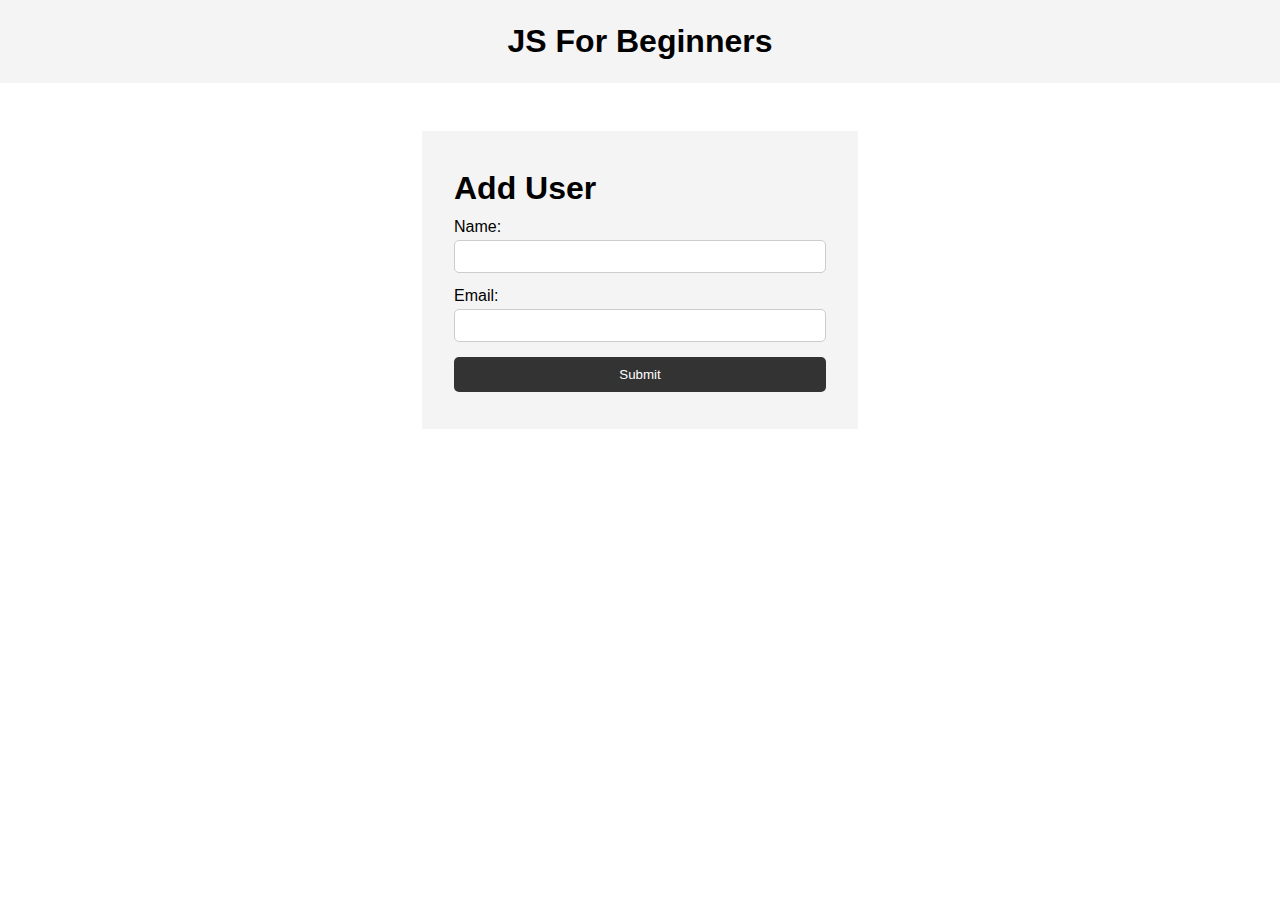
<file: BASICS OF JS/index.html>
<!DOCTYPE html>
<html lang="en">
  <head>
    <meta charset="UTF-8" />
    <meta name="viewport" content="width=device-width, initial-scale=1.0" />
    <meta http-equiv="X-UA-Compatible" content="ie=edge" />
    <title>JS For Beginners</title>
    <link rel="stylesheet" href="style.css">
  </head>
  <body>
    <header>
      <h1>JS For Beginners</h1>
    </header>

    <section class="container">
      <form id="my-form">
        <h1>Add User</h1>
        <div class="msg"></div>
        <div>
          <label for="name">Name:</label>
          <input type="text" id="name">
        </div>
        <div>
          <label for="email">Email:</label>
          <input type="text" id="email">
        </div>
        <input class="btn" type="submit" value="Submit">
      </form>

      <ul id="users"></ul>

      <ul class="items">
        <!-- <li class="item">Item 1</li>
        <li class="item">Item 2</li>
        <li class="item">Item 3</li> -->
      </ul>
    </section>
    

    <script src="main.js"></script>
  </body>
</html>
</file>
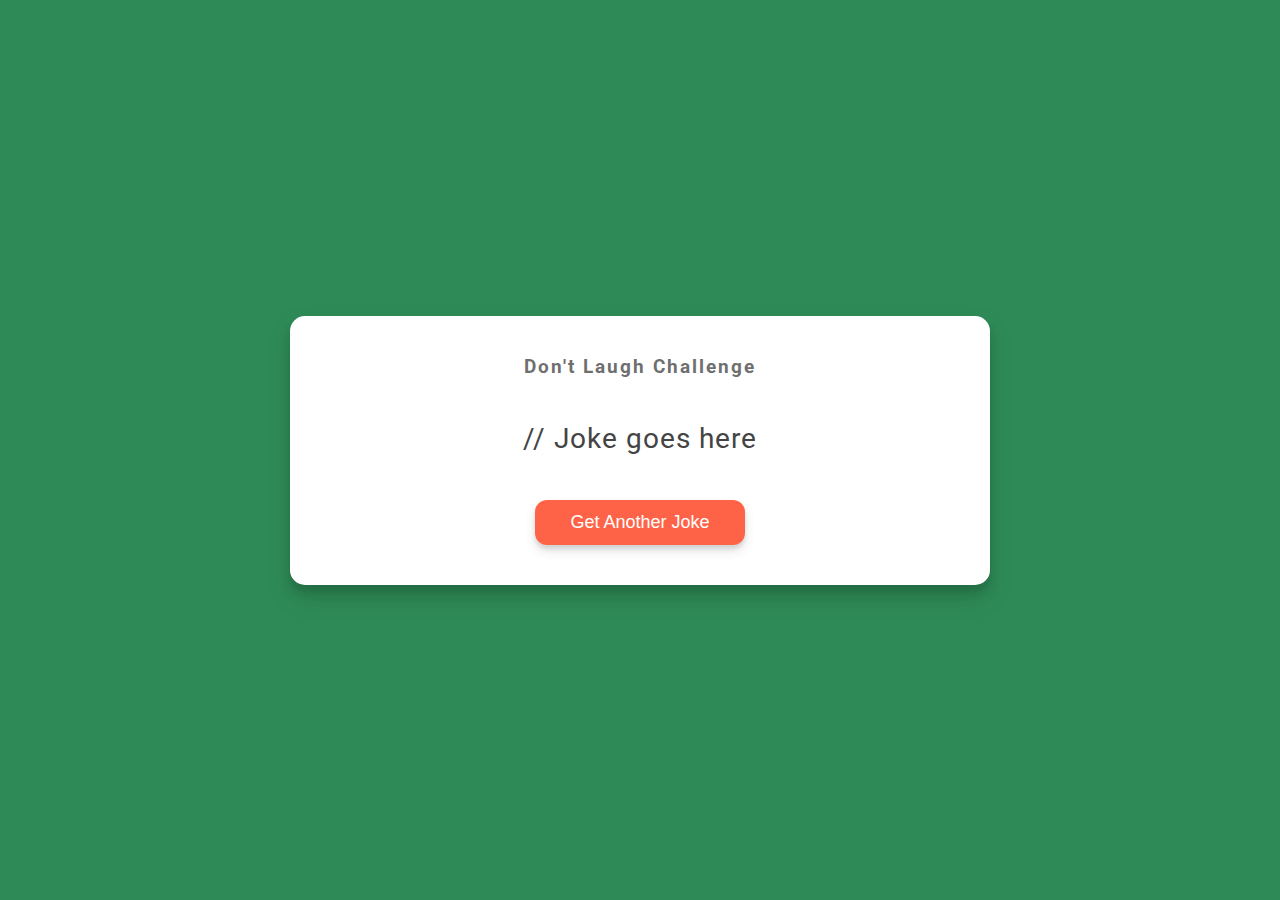
<file: JS-ProjectDay10/index.html>
<!DOCTYPE html>
<html lang="en">
  <head>
    <meta charset="UTF-8" />
    <meta name="viewport" content="width=device-width, initial-scale=1.0" />
    <link rel="stylesheet" href="style.css">
    <title>Dad Jokes</title>
  </head>
  <body>
    <div class="container">
      <h3>Don't Laugh Challenge</h3>
      <div id="joke" class="joke">// Joke goes here</div>
      <button id="jokeBtn" class="btn">Get Another Joke</button>
    </div>

    <script src="script.js"></script>
  </body>
</html>
</file>
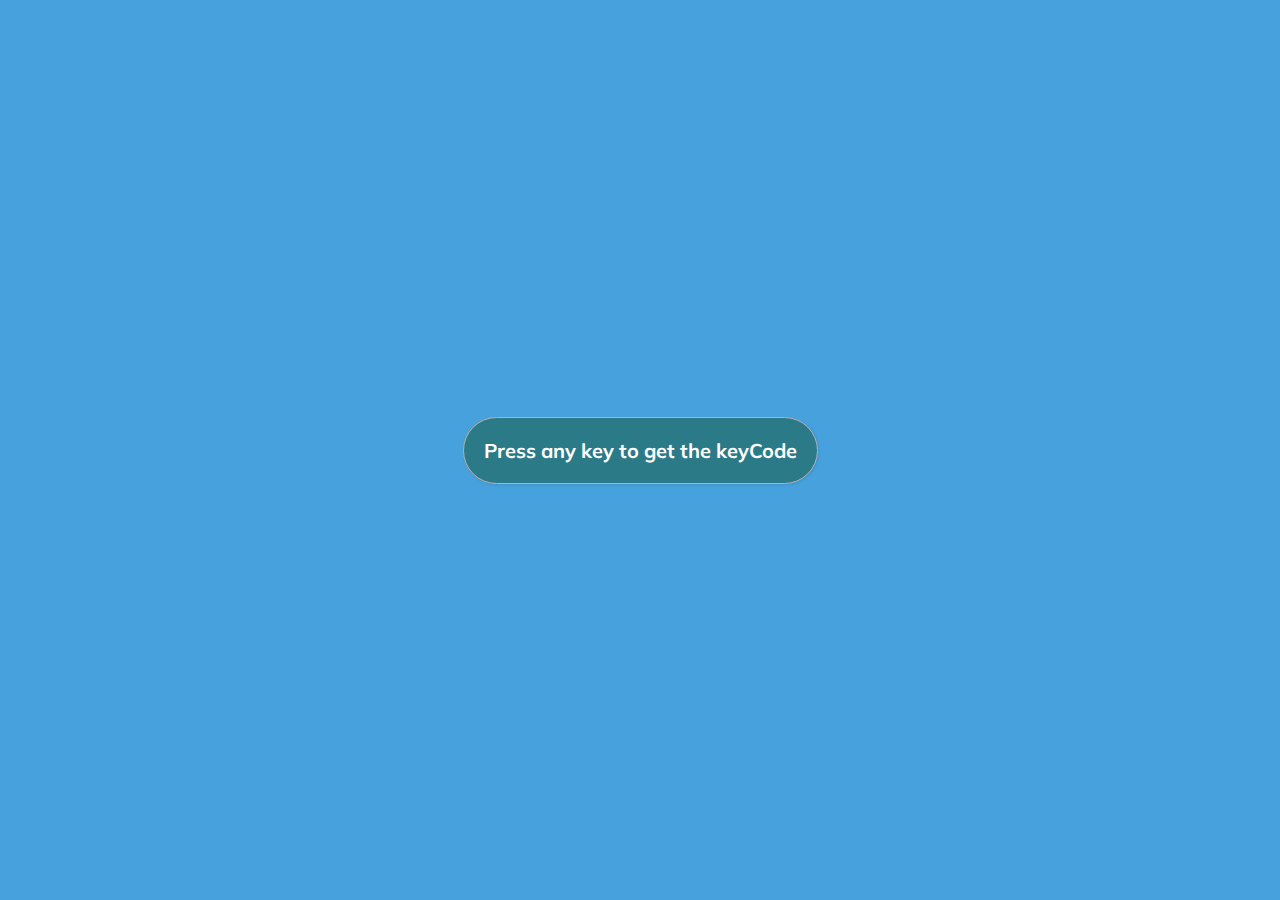
<file: JS-ProjectDay11/index.html>
<!DOCTYPE html>
<html lang="en">
  <head>
    <meta charset="UTF-8" />
    <meta name="viewport" content="width=device-width, initial-scale=1.0" />
    <link rel="stylesheet" href="style.css" />
    <title>Event KeyCodes</title>
  </head>
  <body>
    <div id="insert">
      <div class="key">
        Press any key to get the keyCode
      </div>
    </div>
    <script src="script.js"></script>
  </body>
</html>
</file>
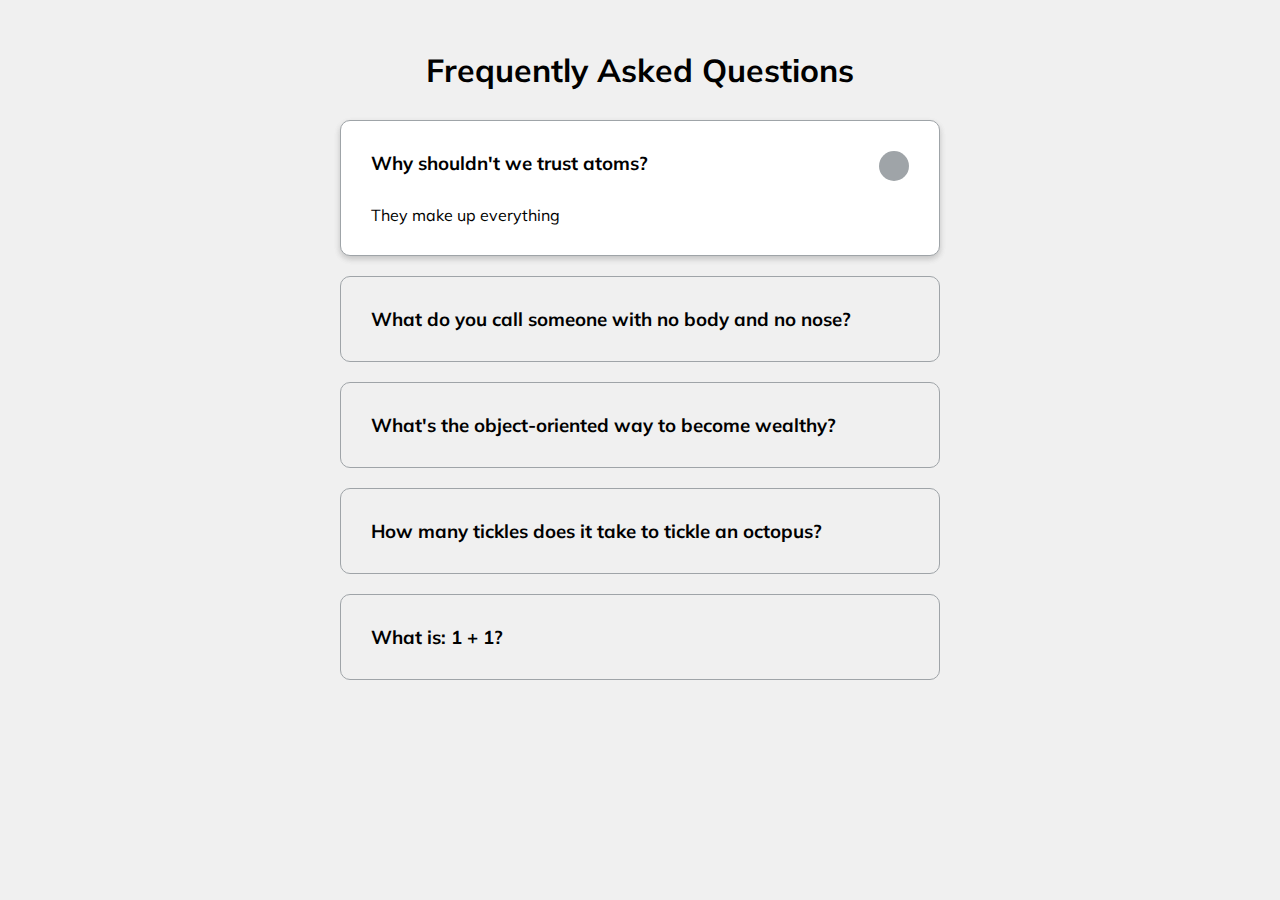
<file: JS-ProjectDay12/index.html>
<!DOCTYPE html>
<html lang="en">
  <head>
    <meta charset="UTF-8" />
    <meta name="viewport" content="width=device-width, initial-scale=1.0" />
    <link rel="stylesheet" href="https://cdnjs.cloudflare.com/ajax/libs/font-awesome/5.14.0/css/all.min.css" integrity="sha512-1PKOgIY59xJ8Co8+NE6FZ+LOAZKjy+KY8iq0G4B3CyeY6wYHN3yt9PW0XpSriVlkMXe40PTKnXrLnZ9+fkDaog==" crossorigin="anonymous" />
    <link rel="stylesheet" href="style.css" />
    <title>FAQ</title>
  </head>
  <body>
    <h1>Frequently Asked Questions</h1>
    <div class="faq-container">
      <div class="faq active">
        <h3 class="faq-title">
          Why shouldn't we trust atoms?
        </h3>

        <p class="faq-text">
          They make up everything
        </p>

        <button class="faq-toggle">
          <i class="fas fa-chevron-down"></i>
          <i class="fas fa-times"></i>
        </button>
      </div>

      <div class="faq">
        <h3 class="faq-title">
          What do you call someone with no body and no nose?
        </h3>
        <p class="faq-text">
          Nobody knows.
        </p>
        <button class="faq-toggle">
          <i class="fas fa-chevron-down"></i>
          <i class="fas fa-times"></i>
        </button>
      </div>
      
      <div class="faq">
        <h3 class="faq-title">
          What's the object-oriented way to become wealthy?
        </h3>
        <p class="faq-text">
          Inheritance.
        </p>
        <button class="faq-toggle">
          <i class="fas fa-chevron-down"></i>
          <i class="fas fa-times"></i>
        </button>
      </div>
      
      <div class="faq">
        <h3 class="faq-title">
          How many tickles does it take to tickle an octopus?
        </h3>
        <p class="faq-text">
          Ten-tickles!
        </p>
        <button class="faq-toggle">
          <i class="fas fa-chevron-down"></i>
          <i class="fas fa-times"></i>
        </button>
      </div>
      
      <div class="faq">
        <h3 class="faq-title">
          What is: 1 + 1?
        </h3>
        <p class="faq-text">
          Depends on who are you asking.
        </p>
        <button class="faq-toggle">
          <i class="fas fa-chevron-down"></i>
          <i class="fas fa-times"></i>
        </button>
      </div>
    </div>
    <script src="script.js"></script>
  </body>
</html>
</file>
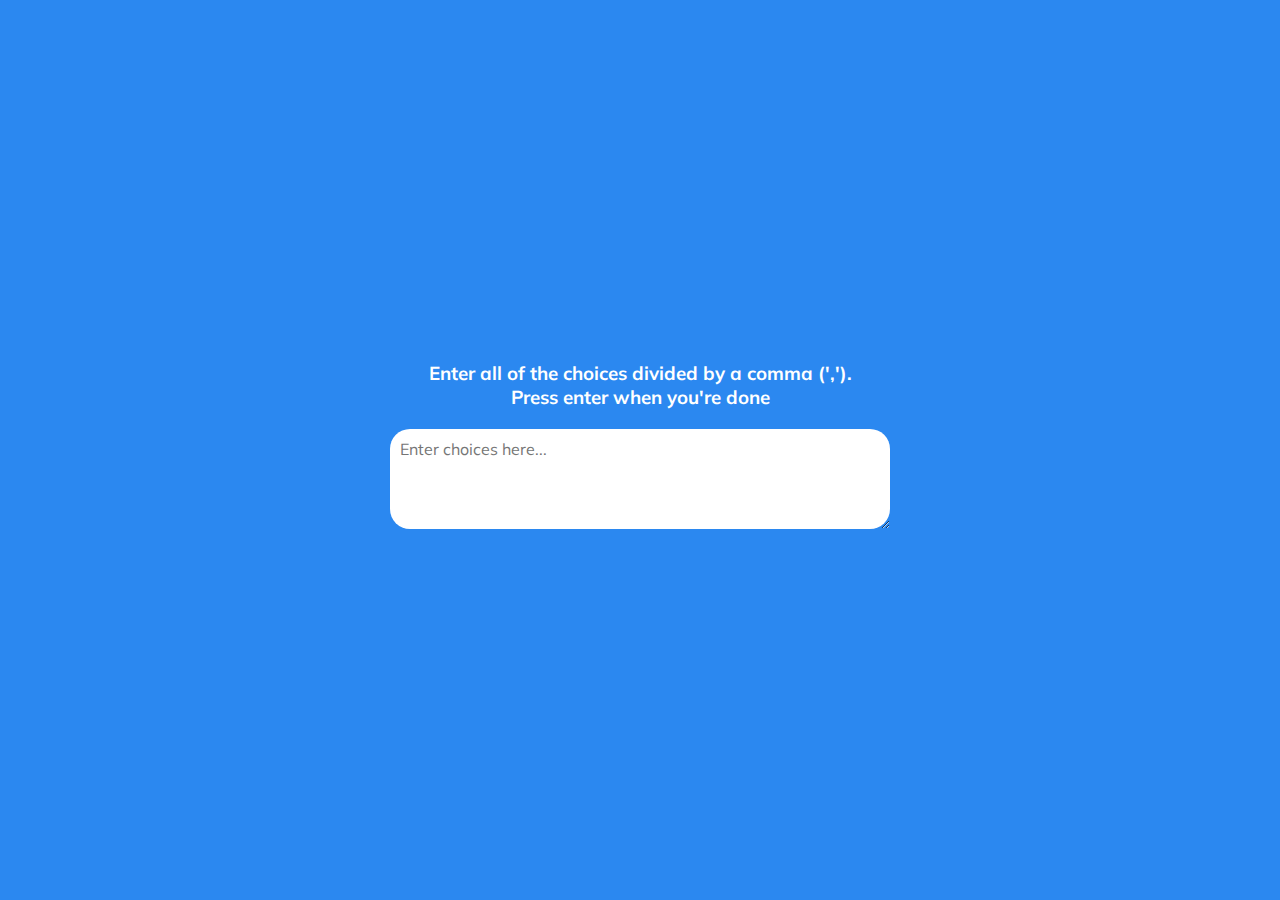
<file: JS-ProjectDay13/index.html>
<!DOCTYPE html>
<html lang="en">
  <head>
    <meta charset="UTF-8" />
    <meta name="viewport" content="width=device-width, initial-scale=1.0" />
    <link rel="stylesheet" href="style.css" />
    <title>Random Choice Picker</title>
  </head>
  <body>
    <div class="container">
      <h3>Enter all of the choices divided by a comma (','). <br> Press enter when you're done</h3>
      <textarea placeholder="Enter choices here..." id="textarea"></textarea>

      <div id="tags"></div>
    </div>

    <script src="script.js"></script>
  </body>
</html>
</file>
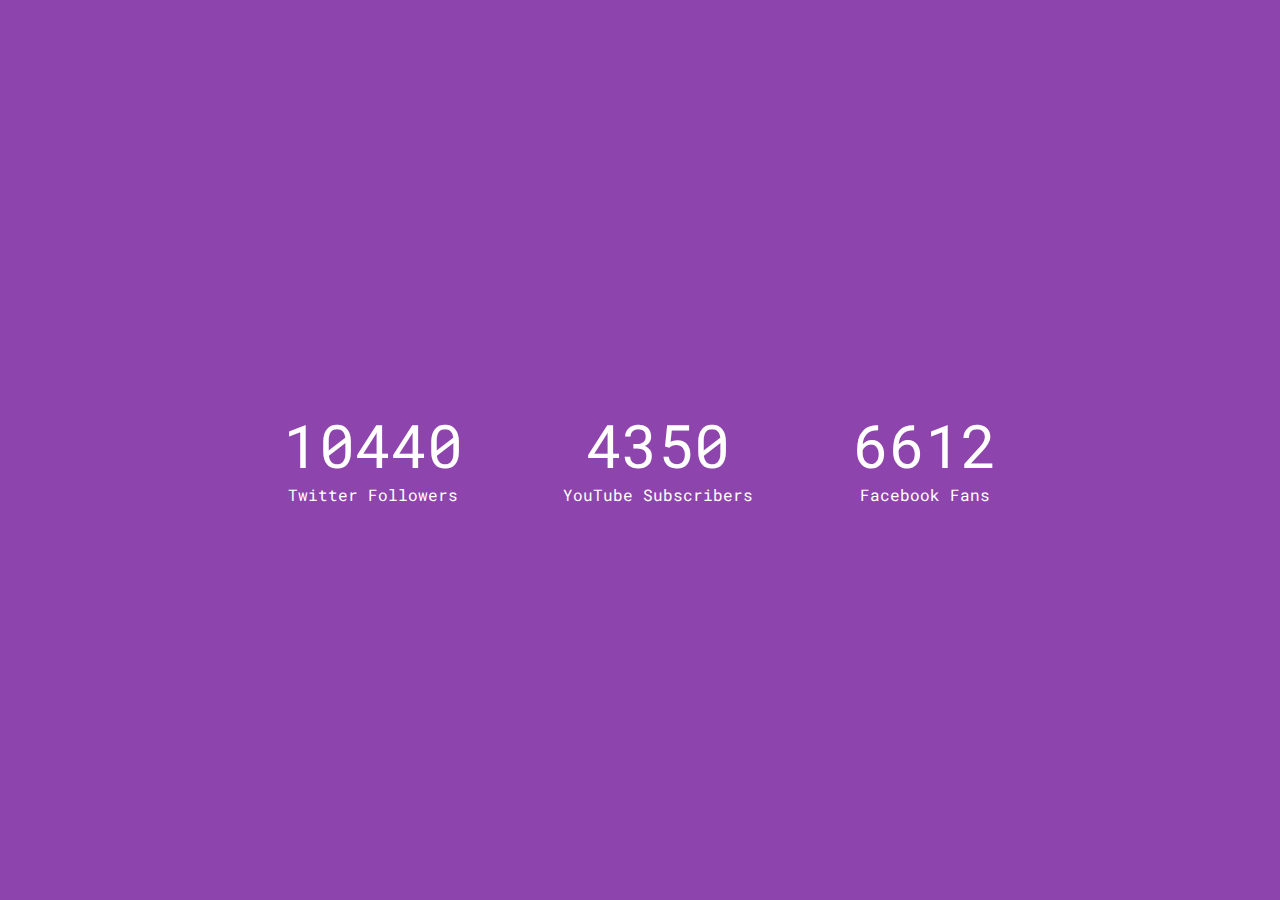
<file: JS-ProjectDay15/index.html>
<!DOCTYPE html>
<html lang="en">
  <head>
    <meta charset="UTF-8" />
    <meta name="viewport" content="width=device-width, initial-scale=1.0" />
    <link rel="stylesheet" href="https://cdnjs.cloudflare.com/ajax/libs/font-awesome/5.14.0/css/all.min.css" integrity="sha512-1PKOgIY59xJ8Co8+NE6FZ+LOAZKjy+KY8iq0G4B3CyeY6wYHN3yt9PW0XpSriVlkMXe40PTKnXrLnZ9+fkDaog==" crossorigin="anonymous" />
    <link rel="stylesheet" href="style.css" />
    <title>Increment Counter</title>
  </head>
  <body>
    <div class="counter-container">
      <i class="fab fa-twitter fa-3x"></i>
      <div class="counter" data-target="12000"></div>
      <span>Twitter Followers</span>
    </div>

    <div class="counter-container">
      <i class="fab fa-youtube fa-3x"></i>
      <div class="counter" data-target="5000"></div>
      <span>YouTube Subscribers</span>
    </div>

    <div class="counter-container">
      <i class="fab fa-facebook fa-3x"></i>
      <div class="counter" data-target="7500"></div>
      <span>Facebook Fans</span>
    </div>
    <script src="script.js"></script>
  </body>
</html>
</file>
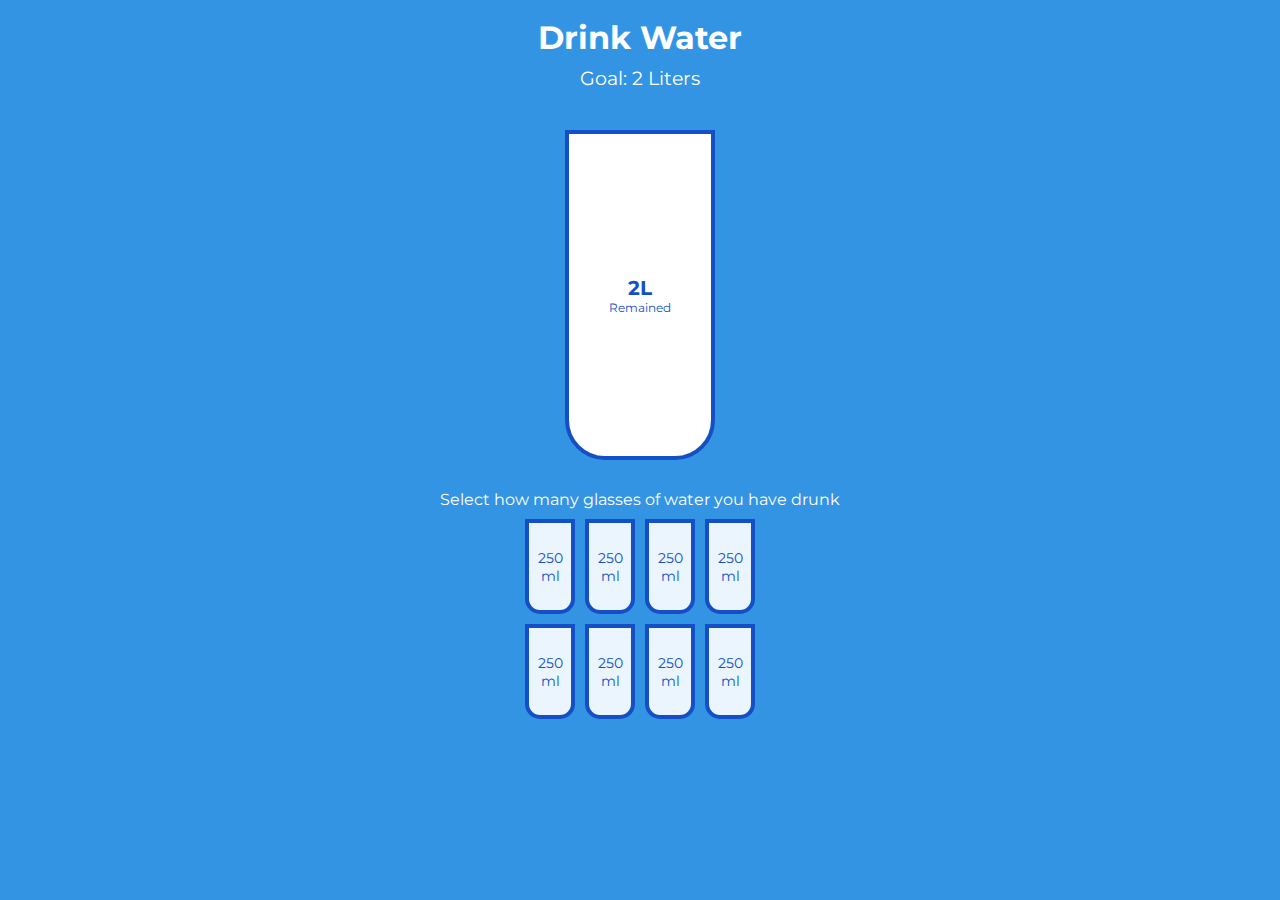
<file: JS-ProjectDay16/index.html>
<!DOCTYPE html>
<html lang="en">
  <head>
    <meta charset="UTF-8" />
    <meta name="viewport" content="width=device-width, initial-scale=1.0" />
    <link rel="stylesheet" href="style.css" />
    <title>Drink Water</title>
  </head>
  <body>
    <h1>Drink Water</h1>
    <h3>Goal: 2 Liters</h3>

    <div class="cup">
      <div class="remained" id="remained">
        <span id="liters"></span>
        <small>Remained</small>
      </div>

      <div class="percentage" id="percentage"></div>
    </div>

    <p class="text">Select how many glasses of water you have drunk</p>

    <div class="cups">
      <div class="cup cup-small">250 ml</div>
      <div class="cup cup-small">250 ml</div>
      <div class="cup cup-small">250 ml</div>
      <div class="cup cup-small">250 ml</div>
      <div class="cup cup-small">250 ml</div>
      <div class="cup cup-small">250 ml</div>
      <div class="cup cup-small">250 ml</div>
      <div class="cup cup-small">250 ml</div>
    </div>

    <script src="script.js"></script>
  </body>
</html>
</file>
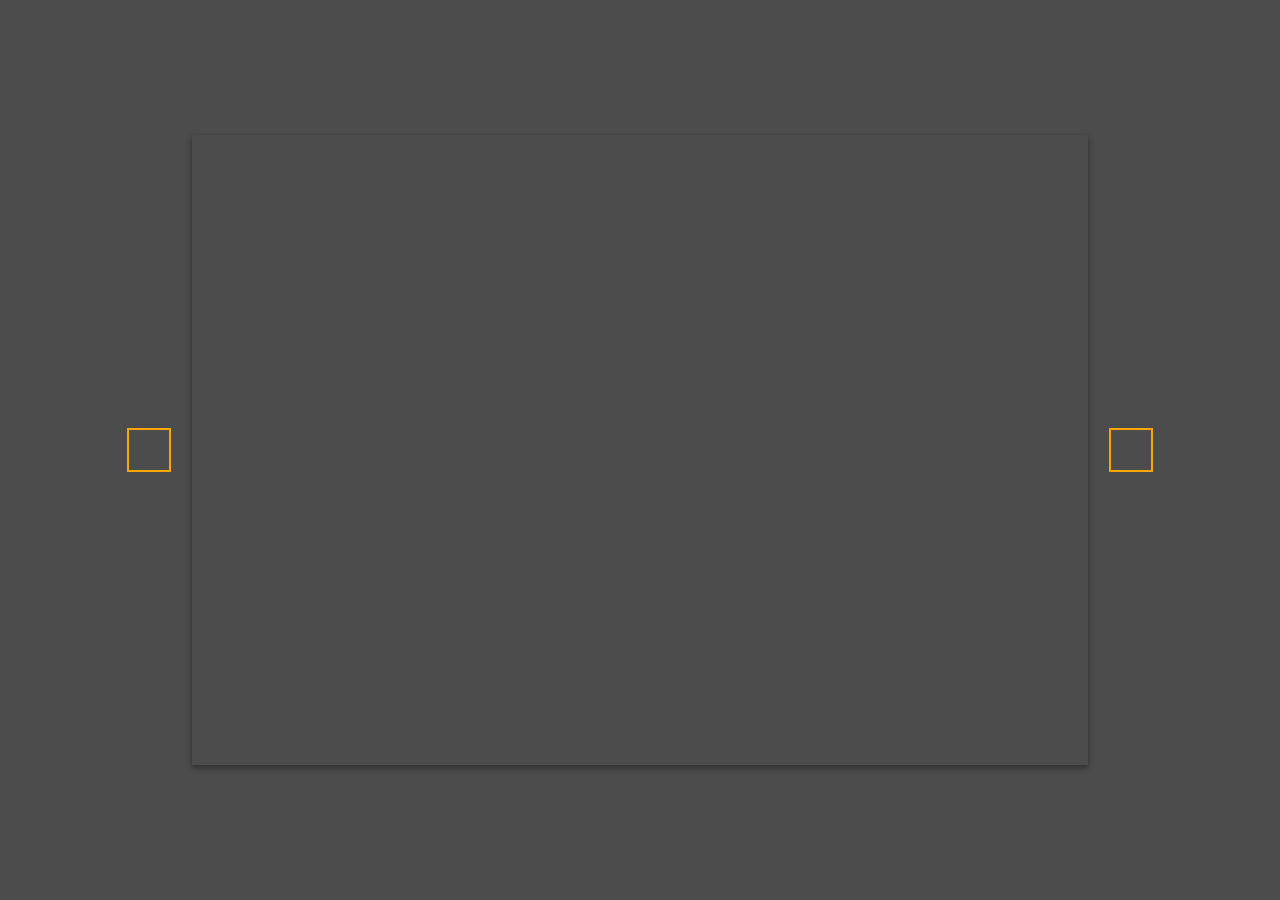
<file: JS-ProjectDay17/index.html>
<!DOCTYPE html>
<html lang="en">
  <head>
    <meta charset="UTF-8" />
    <meta name="viewport" content="width=device-width, initial-scale=1.0" />
    <link
      rel="stylesheet"
      href="https://cdnjs.cloudflare.com/ajax/libs/font-awesome/5.14.0/css/all.min.css"
      integrity="sha512-1PKOgIY59xJ8Co8+NE6FZ+LOAZKjy+KY8iq0G4B3CyeY6wYHN3yt9PW0XpSriVlkMXe40PTKnXrLnZ9+fkDaog=="
      crossorigin="anonymous"
    />
    <link rel="stylesheet" href="style.css" />
    <title>Background Slider</title>
  </head>
  <body>
    <div class="slider-container">
      <div
        class="slide active"
        style="
          background-image: url('https://images.unsplash.com/photo-1549880338-65ddcdfd017b?ixlib=rb-1.2.1&ixid=eyJhcHBfaWQiOjEyMDd9&auto=format&fit=crop&w=2100&q=80');
        "
      ></div>
      <div
        class="slide"
        style="
          background-image: url('https://images.unsplash.com/photo-1511593358241-7eea1f3c84e5?ixlib=rb-1.2.1&ixid=eyJhcHBfaWQiOjEyMDd9&auto=format&fit=crop&w=1934&q=80');
        "
      ></div>

      <div
        class="slide"
        style="
          background-image: url('https://images.unsplash.com/photo-1495467033336-2effd8753d51?ixlib=rb-1.2.1&ixid=eyJhcHBfaWQiOjEyMDd9&auto=format&fit=crop&w=2100&q=80');
        "
      ></div>

      <div
        class="slide"
        style="
          background-image: url('https://images.unsplash.com/photo-1522735338363-cc7313be0ae0?ixlib=rb-1.2.1&ixid=eyJhcHBfaWQiOjEyMDd9&auto=format&fit=crop&w=2689&q=80');
        "
      ></div>

      <div
        class="slide"
        style="
          background-image: url('https://images.unsplash.com/photo-1559087867-ce4c91325525?ixlib=rb-1.2.1&ixid=eyJhcHBfaWQiOjEyMDd9&auto=format&fit=crop&w=2100&q=80');
        "
      ></div>

      <button class="arrow left-arrow" id="left">
        <i class="fas fa-arrow-left"></i>
      </button>

      <button class="arrow right-arrow" id="right">
        <i class="fas fa-arrow-right"></i>
      </button>
    </div>
    <script src="script.js"></script>
  </body>
</html>
</file>
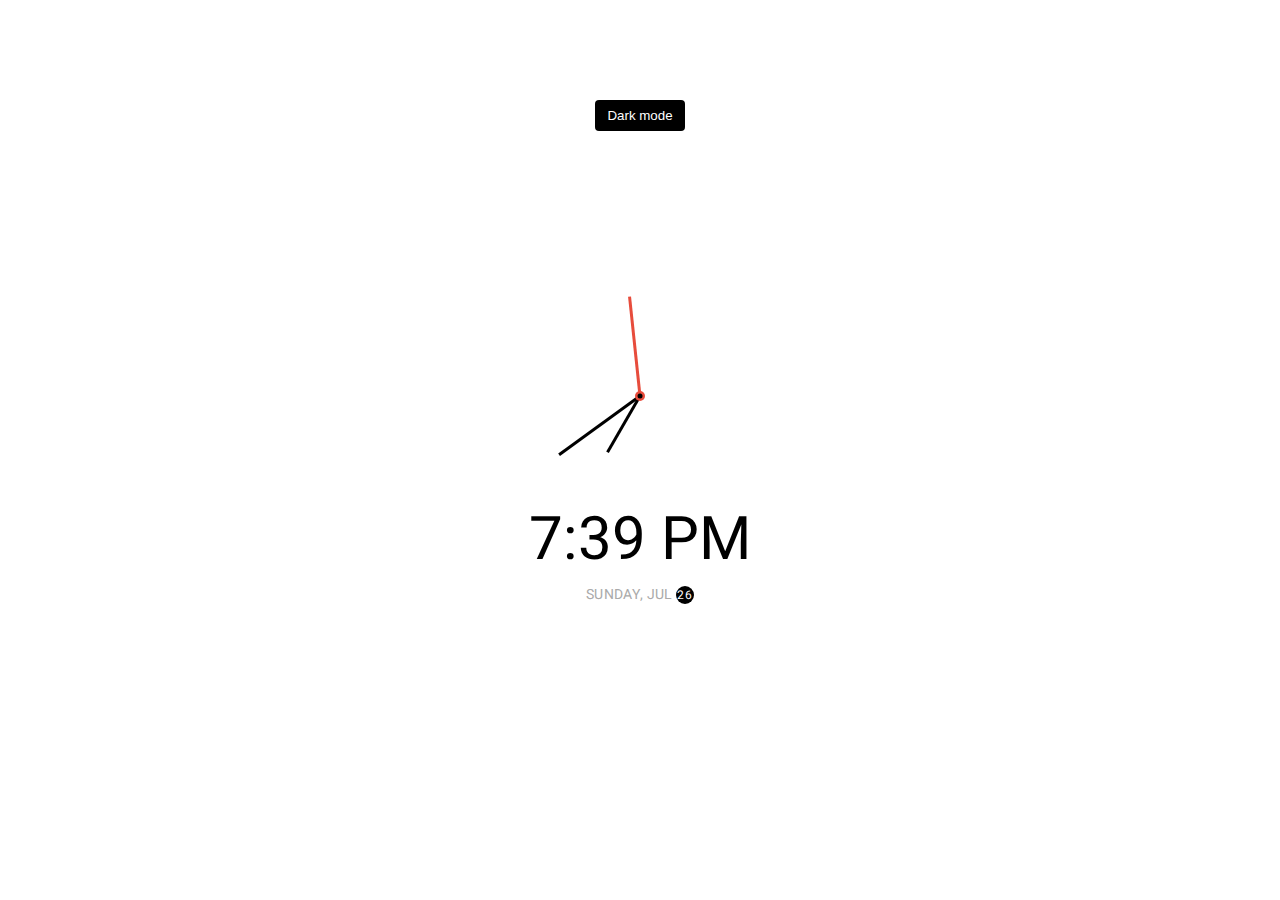
<file: JS-ProjectDay19/index.html>
<!DOCTYPE html>
<html lang="en">
  <head>
    <meta charset="UTF-8" />
    <meta name="viewport" content="width=device-width, initial-scale=1.0" />
    <link rel="stylesheet" href="style.css" />
    <title>Theme Clock</title>
  </head>
  <body>
    <button class="toggle">Dark mode</button>

    <div class="clock-container">
      <div class="clock">
        <div class="needle hour"></div>
        <div class="needle minute"></div>
        <div class="needle second"></div>
        <div class="center-point"></div>
      </div>

      <div class="time"></div>
      <div class="date"></div>
    </div>

    <script src="script.js"></script>
  </body>
</html>
</file>
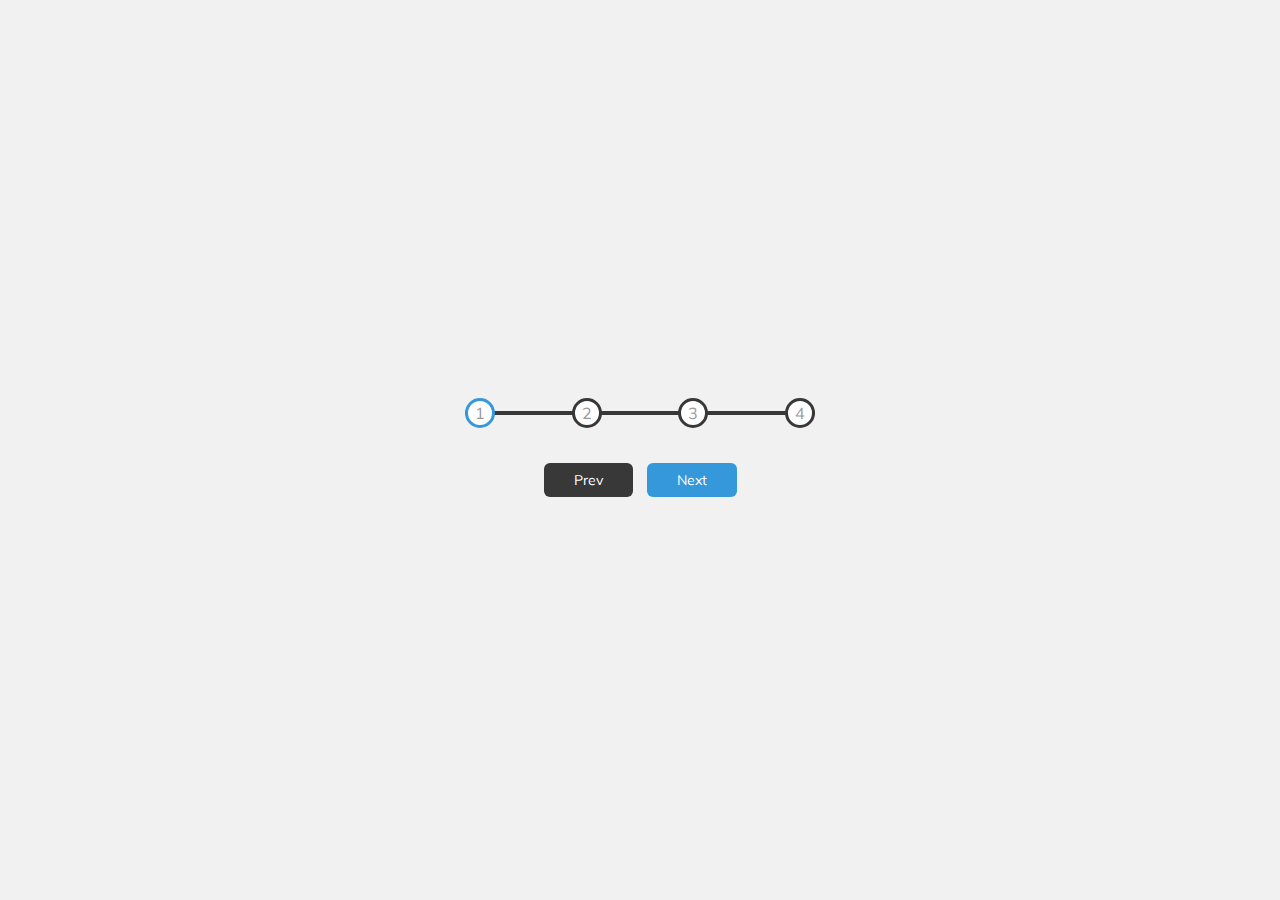
<file: JS-ProjectDay2/index.html>
<!DOCTYPE html>
<html lang="en">
  <head>
    <meta charset="UTF-8" />
    <meta name="viewport" content="width=device-width, initial-scale=1.0" />
    <link rel="stylesheet" href="style.css">
    <title>Progress Steps</title>
  </head>
  <body>
    <div class="container">
      <div class="progress-container">
        <div class="progress" id="progress"></div>
        <div class="circle active">1</div>
        <div class="circle">2</div>
        <div class="circle">3</div>
        <div class="circle">4</div>
      </div>

      <button class="btn" id="prev" disabled>Prev</button>
      <button class="btn" id="next">Next</button>
    </div>
    
    <script src="script.js"></script>
  </body>
</html>
</file>
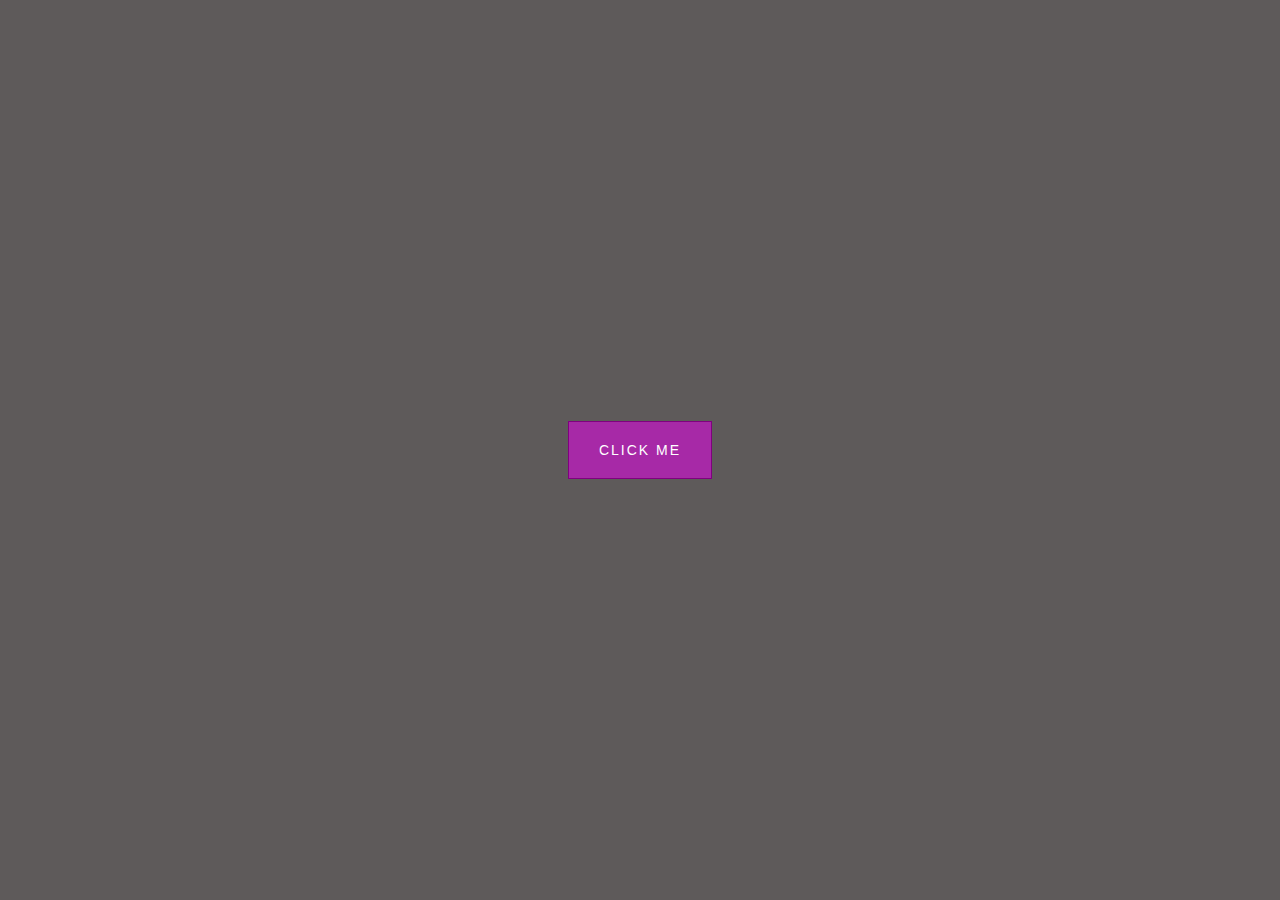
<file: JS-ProjectDay20/index.html>
<!DOCTYPE html>
<html lang="en">
  <head>
    <meta charset="UTF-8" />
    <meta name="viewport" content="width=device-width, initial-scale=1.0" />
    <link rel="stylesheet" href="style.css" />
    <title>Button Ripple Effect</title>
  </head>
  <body>
    <button class="ripple">Click Me</button>
    <script src="script.js"></script>
  </body>
</html>
</file>
<file: BASICS OF JS/style.css>
* {
    margin: 0;
    padding: 0;
    box-sizing: border-box;
  }
  
  body {
    font-family: Arial, Helvetica, sans-serif;
    line-height: 1.6;
  }
  
  ul {
    list-style: none;
  }
  
  ul li {
    padding: 5px;
    background: #f4f4f4;
    margin: 5px 0;
  }
  
  header {
    background: #f4f4f4;
    padding: 1rem;
    text-align: center;
  }
  
  .container {
    margin: auto;
    width: 500px;
    overflow: auto;
    padding: 3rem 2rem;
  }
  
  #my-form {
    padding: 2rem;
    background: #f4f4f4;
  }
  
  #my-form label {
    display: block;
  }
  
  #my-form input[type='text'] {
    width: 100%;
    padding: 8px;
    margin-bottom: 10px;
    border-radius: 5px;
    border: 1px solid #ccc;
  }
  
  .btn {
    display: block;
    width: 100%;
    padding: 10px 15px;
    border: 0;
    background: #333;
    color: #fff;
    border-radius: 5px;
    margin: 5px 0;
  }
  
  .btn:hover {
    background: #444;
  }
  
  .bg-dark {
    background: #333;
    color: #fff;
  }
  
  .error {
    background: orangered;
    color: #fff;
    padding: 5px;
    margin: 5px;
  }
</file>
<file: JS-ProjectDay10/style.css>
@import url('https://fonts.googleapis.com/css2?family=Roboto:wght@400;700&display=swap');

* {
  box-sizing: border-box;
}

body {
  background-color: #2e8b57;
  /* background-color: #eeec6c; */
  font-family: 'Roboto', sans-serif;
  display: flex;
  flex-direction: column;
  align-items: center;
  justify-content: center;
  height: 100vh;
  overflow: hidden;
  margin: 0;
  padding: 20px;
}

.container {
  background-color: #fff;
  border-radius: 15px;
  box-shadow: 0 12px 24px rgba(0, 0, 0, 0.15), 0 8px 8px rgba(0, 0, 0, 0.1);
  padding: 40px 30px;
  text-align: center;
  max-width: 100%;
  width: 700px;
}

h3 {
  margin: 0;
  opacity: 0.7;
  letter-spacing: 2px;
  color: #333;
}

.joke {
  font-size: 28px;
  letter-spacing: 1px;
  line-height: 1.5;
  margin: 40px auto;
  max-width: 600px;
  color: #444;
}

.btn {
  background-color: #ff6347;
  color: #fff;
  border: 0;
  border-radius: 12px;
  box-shadow: 0 6px 12px rgba(0, 0, 0, 0.1), 0 4px 4px rgba(0, 0, 0, 0.1);
  padding: 12px 35px;
  font-size: 18px;
  cursor: pointer;
  transition: background-color 0.3s, transform 0.3s;
}

.btn:hover {
  background-color: #e55347;
}

.btn:active {
  transform: scale(0.95);
}

.btn:focus {
  outline: 0;

}
</file>
<file: JS-ProjectDay11/style.css>
@import url('https://fonts.googleapis.com/css?family=Muli&display=swap');

* {
  box-sizing: border-box;
 
}

body {
  background-color: #47a1dd;
  font-family: 'Muli', sans-serif;
  display: flex;
  align-items: center;
  justify-content: center;
  text-align: center;
  height: 100vh;
  overflow: hidden;
  margin: 0;
}

.key {
  border: 1px solid #b8b2b2;
  background-color: #2b7a88;
  border-radius: 50px;
  box-shadow: 1px 1px 3px rgba(0, 0, 0, 0.1);
  display: inline-flex;
  align-items: center;
  font-size: 20px;
  font-weight: bold;
  padding: 20px;
  flex-direction: column;
  margin: 10px;
  min-width: 150px;
  color: white;
  position: relative;
}

.key small {
  position: absolute;
  top: -24px;
  left: 0;
  text-align: center;
  width: 100%;
  color: #c4c4c4;
  font-size: 14px;
}
</file>
<file: JS-ProjectDay12/style.css>
@import url('https://fonts.googleapis.com/css?family=Muli&display=swap');

* {
  box-sizing: border-box;
}

body {
  font-family: 'Muli', sans-serif;
  background-color: #f0f0f0;
}

h1 {
  margin: 50px 0 30px;
  text-align: center;
}

.faq-container {
  max-width: 600px;
  margin: 0 auto;
}

.faq {
  background-color: transparent;
  border: 1px solid #9fa4a8;
  border-radius: 10px;
  margin: 20px 0;
  padding: 30px;
  position: relative;
  overflow: hidden;
  transition: 0.3s ease;
}

.faq.active {
  background-color: #fff;
  box-shadow: 0 3px 6px rgba(0, 0, 0, 0.1), 0 3px 6px rgba(0, 0, 0, 0.1);
}

.faq.active::before,
.faq.active::after {
  content: '\f075';
  font-family: 'Font Awesome 5 Free';
  color: #2ecc71;
  font-size: 7rem;
  position: absolute;
  opacity: 0.2;
  top: 20px;
  left: 20px;
  z-index: 0;
}

.faq.active::before {
  color: #3498db;
  top: -10px;
  left: -30px;
  transform: rotateY(180deg);
}

.faq-title {
  margin: 0 35px 0 0;
}

.faq-text {
  display: none;
  margin: 30px 0 0;
}

.faq.active .faq-text {
  display: block;
}

.faq-toggle {
  background-color: transparent;
  border: 0;
  border-radius: 50%;
  cursor: pointer;
  display: flex;
  align-items: center;
  justify-content: center;
  font-size: 16px;
  padding: 0;
  position: absolute;
  top: 30px;
  right: 30px;
  height: 30px;
  width: 30px;
}

.faq-toggle:focus {
  outline: 0;
}

.faq-toggle .fa-times {
  display: none;
}

.faq.active .faq-toggle .fa-times {
  color: #fff;
  display: block;
}

.faq.active .faq-toggle .fa-chevron-down {
  display: none;
}

.faq.active .faq-toggle {
  background-color: #9fa4a8;
}
</file>
<file: JS-ProjectDay13/style.css>
@import url('https://fonts.googleapis.com/css?family=Muli&display=swap');

* {
  box-sizing: border-box;
}

body {
  background-color: #2b88f0;
  font-family: 'Muli', sans-serif;
  display: flex;
  flex-direction: column;
  align-items: center;
  justify-content: center;
  height: 100vh;
  overflow: hidden;
  margin: 0;
}

h3 {
  color: #fff;
  margin: 10px 0 20px;
  text-align: center;
}

.container {
  width: 500px;
}

textarea {
  border: none;
  display: block;
  border-radius: 20px;
  width: 100%;
  height: 100px;
  font-family: inherit;
  padding: 10px;
  margin: 0 0 20px;
  font-size: 16px;
}

textarea:focus {
  outline: none;
}

.tag {
  background-color: #f0932b;
  color: #fff;
  border-radius: 50px;
  padding: 10px 20px;
  margin: 0 5px 10px 0;
  font-size: 14px;
  display: inline-block;
}

.tag.highlight {
  background-color: #273c75;
}
</file>
<file: JS-ProjectDay15/style.css>
@import url('https://fonts.googleapis.com/css?family=Roboto+Mono&display=swap');

* {
  box-sizing: border-box;
}

body {
  background-color: #8e44ad;
  color: #fff;
  font-family: 'Roboto Mono', sans-serif;
  display: flex;
  align-items: center;
  justify-content: center;
  height: 100vh;
  overflow: hidden;
  margin: 0;
}

.counter-container {
  display: flex;
  flex-direction: column;
  justify-content: center;
  text-align: center;
  margin: 30px 50px;
}

.counter {
  font-size: 60px;
  margin-top: 10px;
}

@media (max-width: 580px) {
  body {
    flex-direction: column;
  }
}
</file>
<file: JS-ProjectDay16/style.css>
@import url('https://fonts.googleapis.com/css?family=Montserrat:400,600&display=swap');

:root {
  --border-color: #144fc6;
  --fill-color: #6ab3f8;
}

* {
  box-sizing: border-box;
}

body {
  background-color: #3494e4;
  color: #fff;
  font-family: 'Montserrat', sans-serif;
  display: flex;
  flex-direction: column;
  align-items: center;
  margin-bottom: 40px;
}

h1 {
  margin: 10px 0 0;
}

h3 {
  font-weight: 400;
  margin: 10px 0;
}

.cup {
  background-color: #fff;
  border: 4px solid var(--border-color);
  color: var(--border-color);
  border-radius: 0 0 40px 40px;
  height: 330px;
  width: 150px;
  margin: 30px 0;
  display: flex;
  flex-direction: column;
  overflow: hidden;
}

.cup.cup-small {
  height: 95px;
  width: 50px;
  border-radius: 0 0 15px 15px;
  background-color: rgba(255, 255, 255, 0.9);
  cursor: pointer;
  font-size: 14px;
  align-items: center;
  justify-content: center;
  text-align: center;
  margin: 5px;
  transition: 0.3s ease;
}

.cup.cup-small.full {
  background-color: var(--fill-color);
  color: #fff;
}

.cups {
  display: flex;
  flex-wrap: wrap;
  align-items: center;
  justify-content: center;
  width: 280px;
}

.remained {
  display: flex;
  flex-direction: column;
  align-items: center;
  justify-content: center;
  text-align: center;
  flex: 1;
  transition: 0.3s ease;
}

.remained span {
  font-size: 20px;
  font-weight: bold;
}

.remained small {
  font-size: 12px;
}

.percentage {
  background-color: var(--fill-color);
  display: flex;
  align-items: center;
  justify-content: center;
  font-weight: bold;
  font-size: 30px;
  height: 0;
  transition: 0.3s ease;
}

.text {
  text-align: center;
  margin: 0 0 5px;
}
</file>
<file: JS-ProjectDay17/style.css>
@import url('https://fonts.googleapis.com/css2?family=Roboto:wght@400;700&display=swap');

* {
  box-sizing: border-box;
}

body {
  font-family: 'Roboto', sans-serif;
  display: flex;
  flex-direction: column;
  align-items: center;
  justify-content: center;
  height: 100vh;
  overflow: hidden;
  margin: 0;
  background-position: center center;
  background-size: cover;
  transition: 0.4s;
}

body::before {
  content: '';
  position: absolute;
  top: 0;
  left: 0;
  width: 100%;
  height: 100vh;
  background-color: rgba(0, 0, 0, 0.7);
  z-index: -1;
}

.slider-container {
  box-shadow: 0 3px 6px rgba(0, 0, 0, 0.16), 0 3px 6px rgba(0, 0, 0, 0.23);
  height: 70vh;
  width: 70vw;
  position: relative;
  overflow: hidden;
}

.slide {
  opacity: 0;
  height: 100vh;
  width: 100vw;
  background-position: center center;
  background-size: cover;
  position: absolute;
  top: -15vh;
  left: -15vw;
  transition: 0.4s ease;
  z-index: 1;
}

.slide.active {
  opacity: 1;
}

.arrow {
  position: fixed;
  background-color: transparent;
  color: #fff;
  padding: 20px;
  font-size: 30px;
  border: 2px solid orange;
  top: 50%;
  transform: translateY(-50%);
  cursor: pointer;
}

.arrow:focus {
  outline: 0;
}

.left-arrow {
  left: calc(15vw - 65px);
}

.right-arrow {
  right: calc(15vw - 65px);
}
</file>
<file: JS-ProjectDay19/style.css>
@import url('https://fonts.googleapis.com/css?family=Heebo:300&display=swap');

* {
  box-sizing: border-box;
}

:root {
  --primary-color: #000;
  --secondary-color: #fff;
}

html {
  transition: all 0.5s ease-in;
}

html.dark {
  --primary-color: #fff;
  --secondary-color: #333;
}

html.dark {
  background-color: #111;
  color: var(--primary-color);
}

body {
  font-family: 'Heebo', sans-serif;
  display: flex;
  align-items: center;
  justify-content: center;
  height: 100vh;
  overflow: hidden;
  margin: 0;
}

.toggle {
  cursor: pointer;
  background-color: var(--primary-color);
  color: var(--secondary-color);
  border: 0;
  border-radius: 4px;
  padding: 8px 12px;
  position: absolute;
  top: 100px;
}

.toggle:focus {
  outline: none;
}

.clock-container {
  display: flex;
  flex-direction: column;
  justify-content: space-between;
  align-items: center;
}

.clock {
  position: relative;
  width: 200px;
  height: 200px;
}

.needle {
  background-color: var(--primary-color);
  position: absolute;
  top: 50%;
  left: 50%;
  height: 65px;
  width: 3px;
  transform-origin: bottom center;
  transition: all 0.5s ease-in linear;
}

.needle.hour {
  transform: translate(-50%, -100%) rotate(0deg);
}

.needle.minute {
  transform: translate(-50%, -100%) rotate(0deg);
  height: 100px;
}

.needle.second {
  transform: translate(-50%, -100%) rotate(0deg);
  height: 100px;
  background-color: #e74c3c;
}

.center-point {
  background-color: #e74c3c;
  width: 10px;
  height: 10px;
  position: absolute;
  top: 50%;
  left: 50%;
  transform: translate(-50%, -50%);
  border-radius: 50%;
}

.center-point::after {
  content: '';
  background-color: var(--primary-color);
  width: 5px;
  height: 5px;
  position: absolute;
  top: 50%;
  left: 50%;
  transform: translate(-50%, -50%);
  border-radius: 50%;
}

.time {
  font-size: 60px;
}

.date {
  color: #aaa;
  font-size: 14px;
  letter-spacing: 0.3px;
  text-transform: uppercase;
}

.date .circle {
  background-color: var(--primary-color);
  color: var(--secondary-color);
  border-radius: 50%;
  height: 18px;
  width: 18px;
  display: inline-flex;
  align-items: center;
  justify-content: center;
  line-height: 18px;
  transition: all 0.5s ease-in;
  font-size: 12px;
}
</file>
<file: JS-ProjectDay2/style.css>
@import url('https://fonts.googleapis.com/css?family=Muli&display=swap');

:root {
  --line-border-fill: #3498db;
  --line-border-empty: #383838;
}

* {
  box-sizing: border-box;
}

body {
  background-color: #f1f1f1;
  font-family: 'Muli', sans-serif;
  display: flex;
  align-items: center;
  justify-content: center;
  height: 100vh;
  overflow: hidden;
  margin: 0;
}

.container {
  text-align: center;
}

.progress-container {
  display: flex;
  justify-content: space-between;
  position: relative;
  margin-bottom: 30px;
  max-width: 100%;
  width: 350px;
  align-items: center; /* Ensure circles are centered vertically */
}

.progress-container::before {
  content: '';
  background-color: var(--line-border-empty);
  position: absolute;
  top: 50%;
  left: 0;
  transform: translateY(-50%);
  height: 4px;
  width: 100%;
  z-index: -1;
}

.progress {
  background-color: var(--line-border-fill);
  position: absolute;
  top: 50%;
  left: 0;
  transform: translateY(-50%);
  height: 4px;
  width: 0%;
  z-index: -1;
  transition: 0.4s ease;
}

.circle {
  background-color: #fff;
  color: #999;
  border-radius: 50%;
  height: 30px;
  width: 30px;
  display: flex;
  align-items: center;
  justify-content: center;
  border: 3px solid var(--line-border-empty);
  transition: 0.4s ease;
}

.circle.active {
  border-color: var(--line-border-fill);
}

.btn {
  background-color: var(--line-border-fill);
  color: #fff;
  border: 0;
  border-radius: 6px;
  cursor: pointer;
  font-family: inherit;
  padding: 8px 30px;
  margin: 5px;
  font-size: 14px;
}

.btn:active {
  transform: scale(0.98);
}

.btn:focus {
  outline: 0;
}

.btn:disabled {
  background-color: var(--line-border-empty);
  cursor: not-allowed;
}
</file>
<file: JS-ProjectDay20/style.css>
@import url('https://fonts.googleapis.com/css2?family=Roboto:wght@400;700&display=swap');

* {
  box-sizing: border-box;
}

body {
  background-color: #5e5a5a;
  font-family: 'Roboto', sans-serif;
  display: flex;
  flex-direction: column;
  align-items: center;
  justify-content: center;
  height: 100vh;
  overflow: hidden;
  margin: 0;
}

button {
  background-color: rgb(167, 41, 167);
  color: #fff;
  border: 1px purple solid;
  font-size: 14px;
  text-transform: uppercase;
  letter-spacing: 2px;
  padding: 20px 30px;
  overflow: hidden;
  margin: 10px 0;
  position: relative;
}

button:focus {
  outline: none;
}

button .circle {
  position: absolute;
  background-color: #fff;
  width: 100px;
  height: 100px;
  border-radius: 50%;
  transform: translate(-50%, -50%) scale(0);
  animation: scale 0.5s ease-out;
}

@keyframes scale {
  to {
    transform: translate(-50%, -50%) scale(3);
    opacity: 0;
  }
}
</file>
